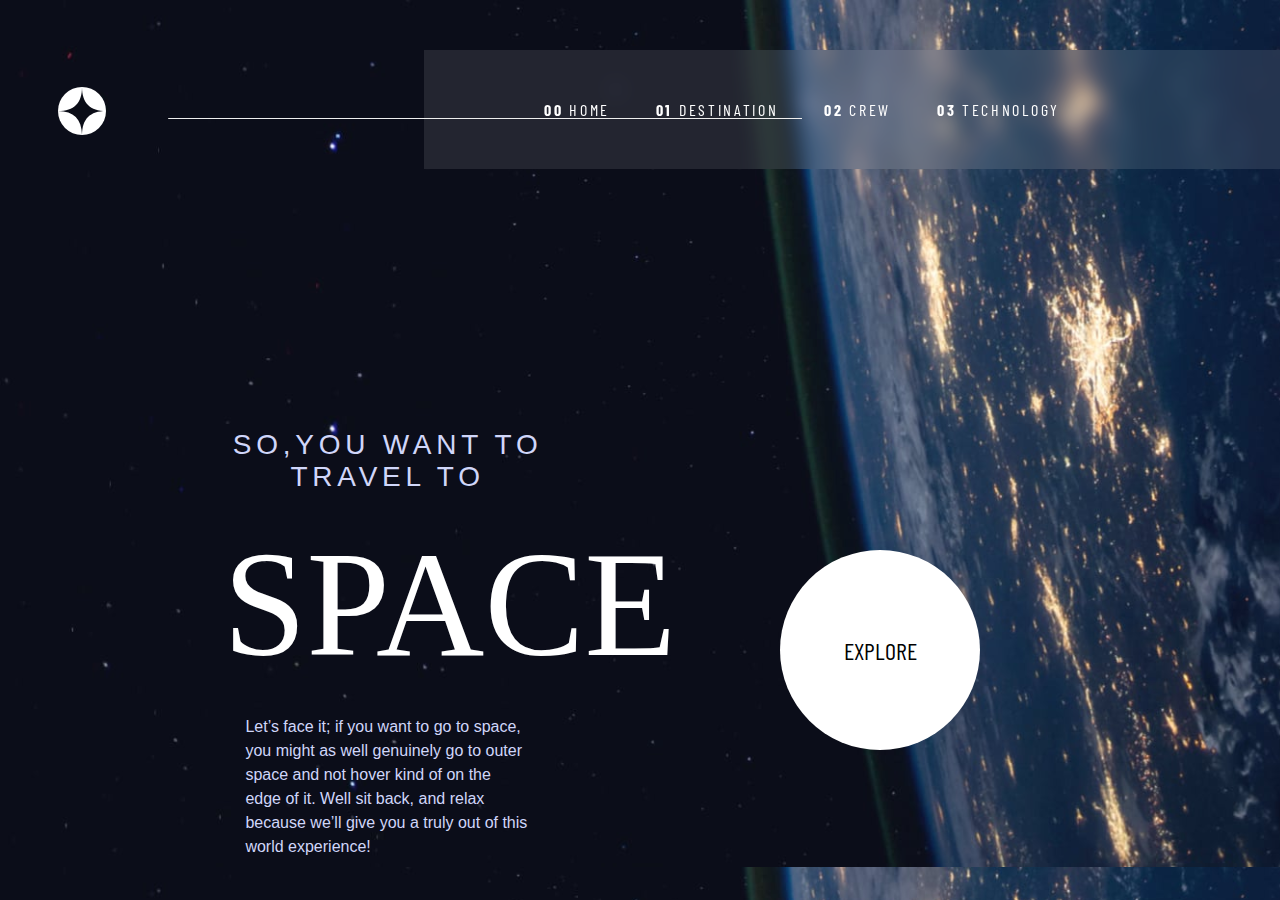
<file: index.html>
<!DOCTYPE html>
<html lang="en">

<head>
  <meta charset="UTF-8">
  <meta name="viewport" content="width=device-width, initial-scale=1.0">

  <link rel="icon" type="image/png" sizes="32x32" href="./assets/favicon-32x32.png">
  <link rel="preconnect" href="https://fonts.googleapis.com">
  <link rel="preconnect" href="https://fonts.gstatic.com" crossorigin>
  <link href="https://fonts.googleapis.com/css2?family=Barlow+Condensed&display=swap" rel="stylesheet">
  <link rel="stylesheet" href="CSS/styles.css">

  <title>Frontend Mentor | Space tourism website</title>
</head>

<body>

<style>
  body {
    background-image: url("assets/home/background-home-desktop.jpg");
  }
</style>
<img class="logo" src="assets/shared/logo.svg" alt="">
<hr class="hr-nav">
<div class="topnav">
  <a class="active" href="index.html"><strong>00</strong> HOME</a>
  <a href="destination-moon.html"><strong>01</strong> DESTINATION</a>
  <a href="#crew"><strong>02</strong> CREW</a>
  <a href="#technology"><strong>03</strong> TECHNOLOGY</a>
</div>






<div class="mid-container">
  <h5>SO,YOU WANT TO TRAVEL TO</h5>
  <h1>SPACE</h1>
  <p>
    Let’s face it; if you want to go to space, you might as well genuinely go to
    outer space and not hover kind of on the edge of it. Well sit back, and relax
    because we’ll give you a truly out of this world experience!
  </p>
</div>

<a class="button" href="#destination">EXPLORE</a>



</body>

</html>
</file>
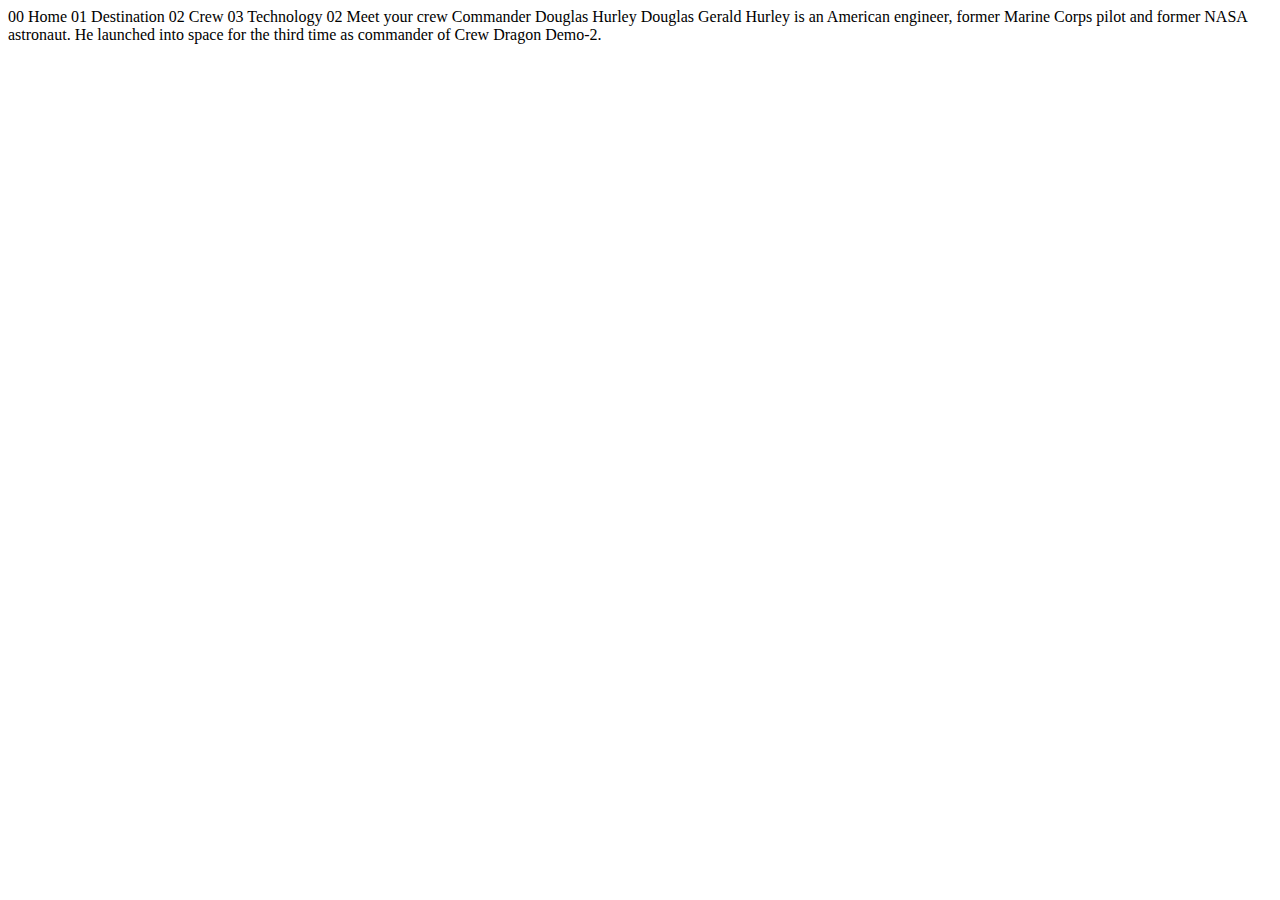
<file: crew-commander.html>
<!DOCTYPE html>
<html lang="en">
<head>
  <meta charset="UTF-8">
  <meta name="viewport" content="width=device-width, initial-scale=1.0">

  <link rel="icon" type="image/png" sizes="32x32" href="./assets/favicon-32x32.png">
  
  <title>Frontend Mentor | Space tourism website</title>
</head>
<body>

  00 Home
  01 Destination
  02 Crew
  03 Technology

  02 Meet your crew

  Commander
  Douglas Hurley

  Douglas Gerald Hurley is an American engineer, former Marine Corps pilot 
  and former NASA astronaut. He launched into space for the third time as 
  commander of Crew Dragon Demo-2.
</body>
</html>
</file>
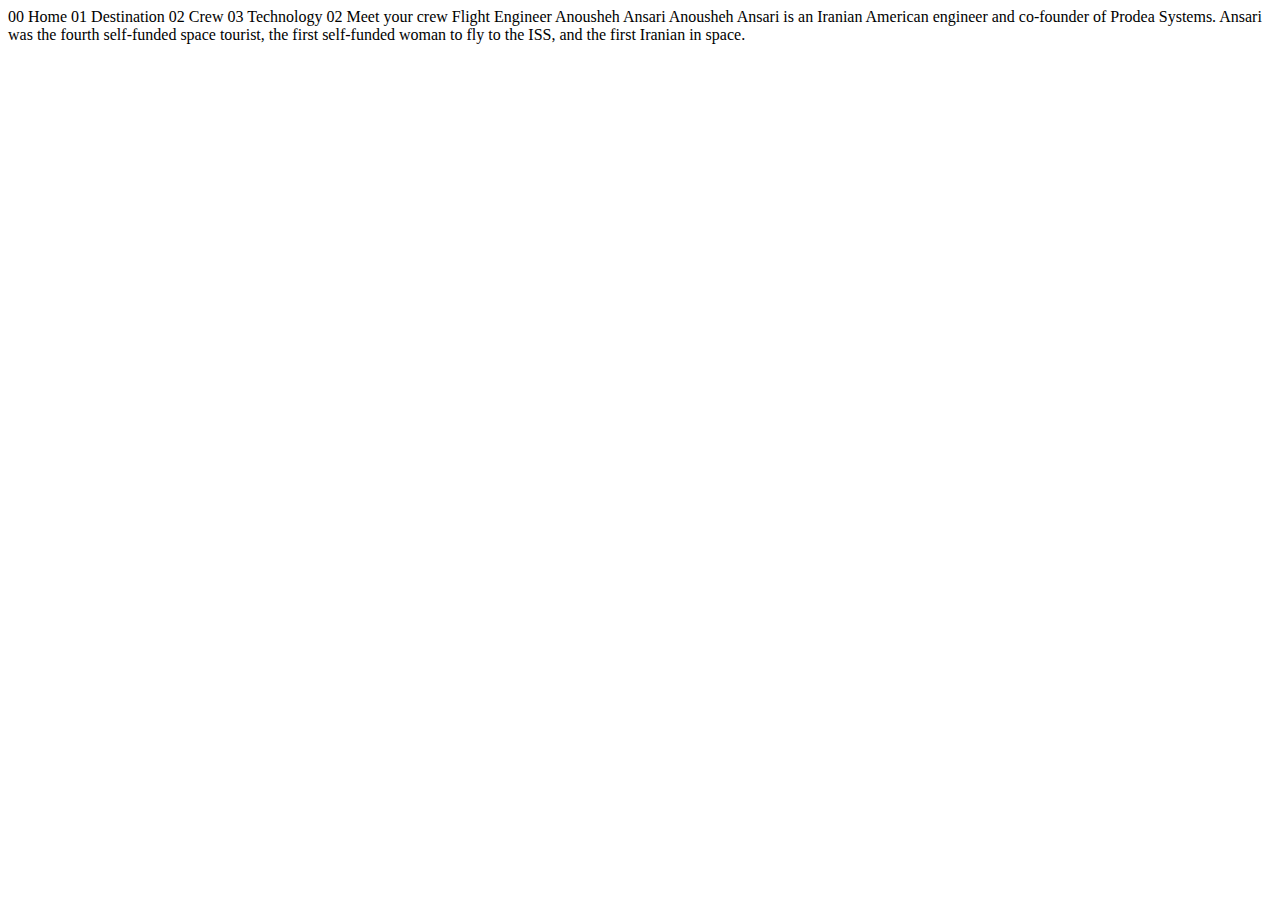
<file: crew-engineer.html>
<!DOCTYPE html>
<html lang="en">
<head>
  <meta charset="UTF-8">
  <meta name="viewport" content="width=device-width, initial-scale=1.0">

  <link rel="icon" type="image/png" sizes="32x32" href="./assets/favicon-32x32.png">
  
  <title>Frontend Mentor | Space tourism website</title>
</head>
<body>

  00 Home
  01 Destination
  02 Crew
  03 Technology

  02 Meet your crew

  Flight Engineer
  Anousheh Ansari

  Anousheh Ansari is an Iranian American engineer and co-founder of Prodea Systems. 
  Ansari was the fourth self-funded space tourist, the first self-funded woman to 
  fly to the ISS, and the first Iranian in space. 
</body>
</html>
</file>
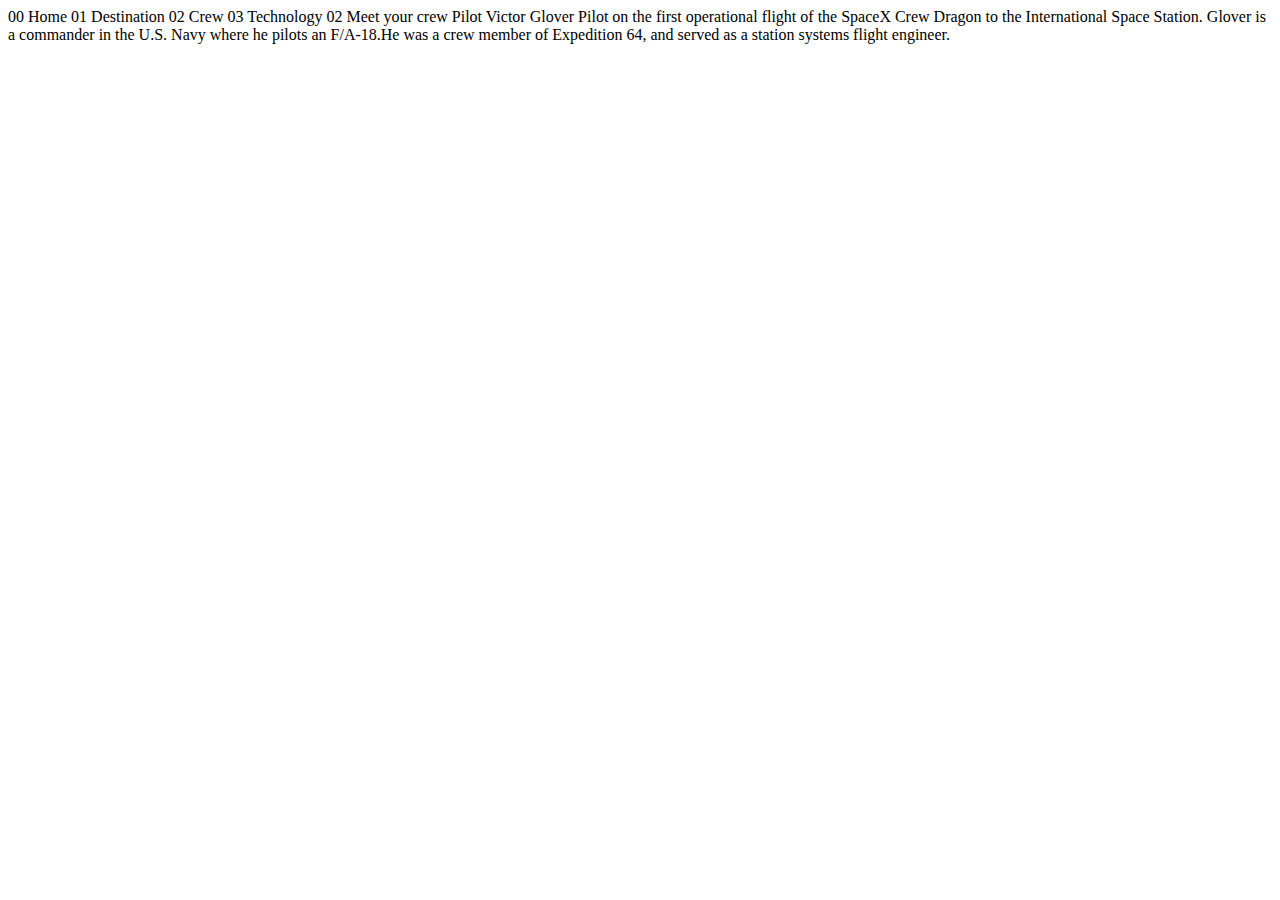
<file: crew-pilot.html>
<!DOCTYPE html>
<html lang="en">
<head>
  <meta charset="UTF-8">
  <meta name="viewport" content="width=device-width, initial-scale=1.0">

  <link rel="icon" type="image/png" sizes="32x32" href="./assets/favicon-32x32.png">
  
  <title>Frontend Mentor | Space tourism website</title>
</head>
<body>

  00 Home
  01 Destination
  02 Crew
  03 Technology

  02 Meet your crew

  Pilot
  Victor Glover

  Pilot on the first operational flight of the SpaceX Crew Dragon to the 
  International Space Station. Glover is a commander in the U.S. Navy where 
  he pilots an F/A-18.He was a crew member of Expedition 64, and served as a 
  station systems flight engineer. 
</body>
</html>
</file>
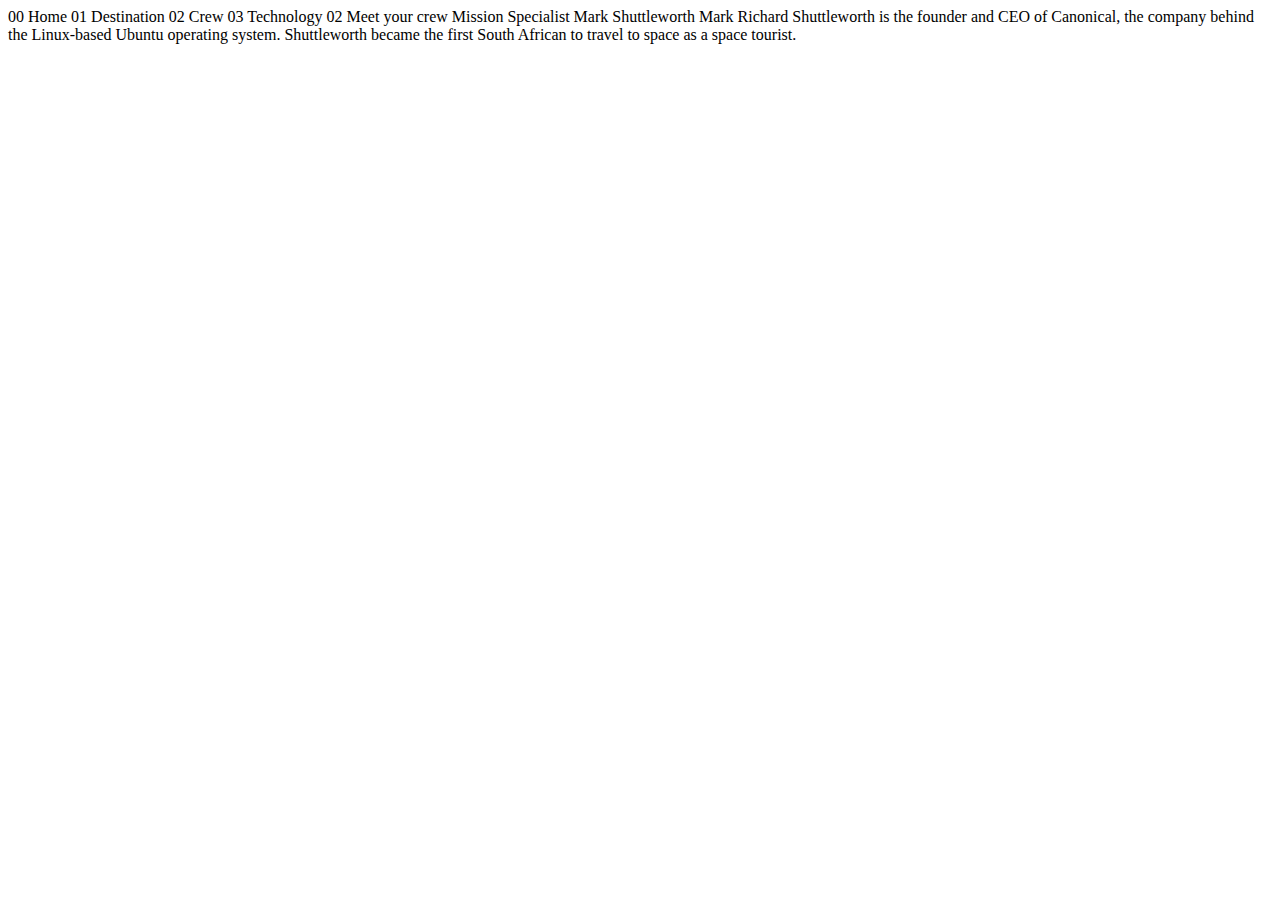
<file: crew-specialist.html>
<!DOCTYPE html>
<html lang="en">
<head>
  <meta charset="UTF-8">
  <meta name="viewport" content="width=device-width, initial-scale=1.0">

  <link rel="icon" type="image/png" sizes="32x32" href="./assets/favicon-32x32.png">
  
  <title>Frontend Mentor | Space tourism website</title>
</head>
<body>

  00 Home
  01 Destination
  02 Crew
  03 Technology

  02 Meet your crew

  Mission Specialist
  Mark Shuttleworth

  Mark Richard Shuttleworth is the founder and CEO of Canonical, the company behind 
  the Linux-based Ubuntu operating system. Shuttleworth became the first South 
  African to travel to space as a space tourist.
</body>
</html>
</file>
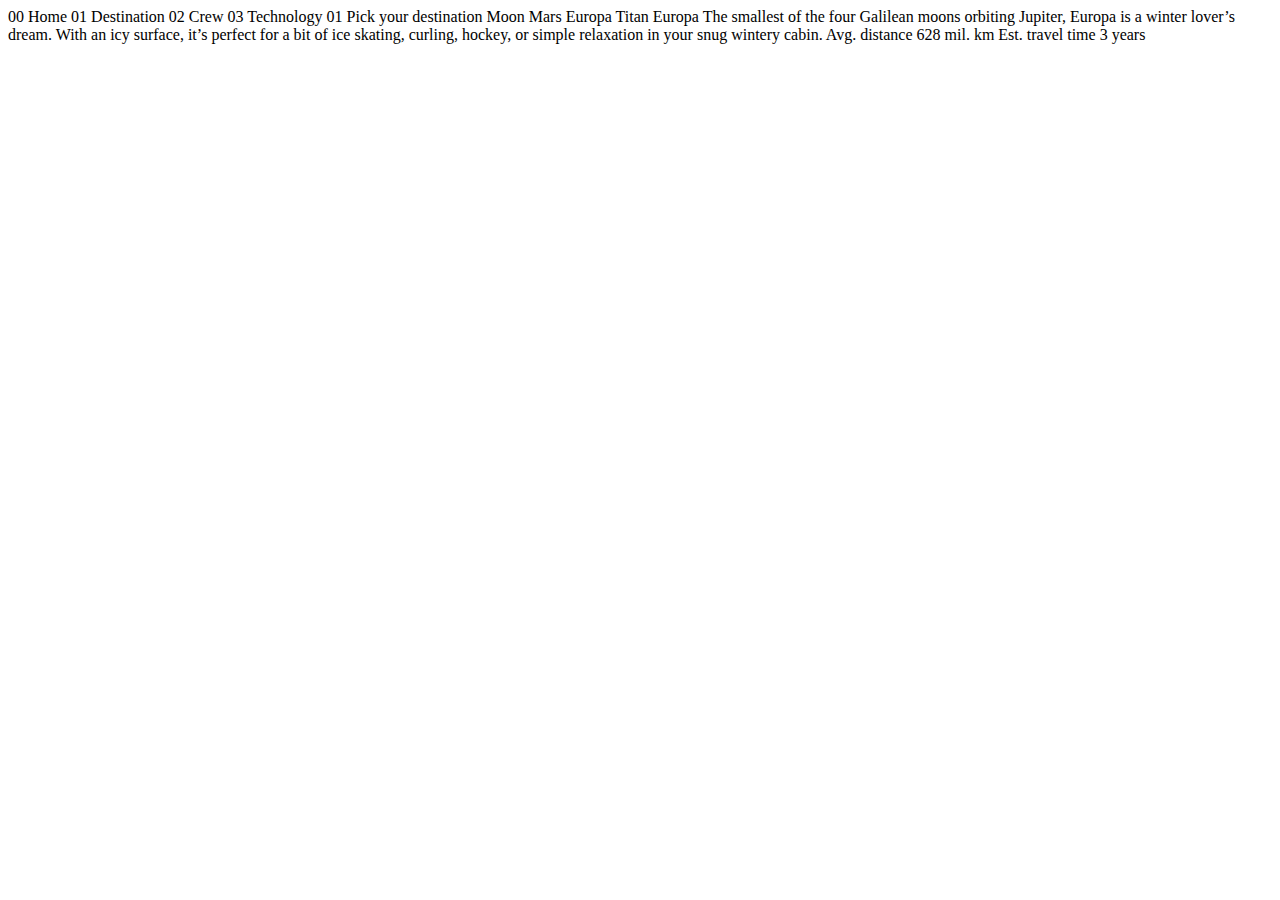
<file: destination-europa.html>
<!DOCTYPE html>
<html lang="en">
<head>
  <meta charset="UTF-8">
  <meta name="viewport" content="width=device-width, initial-scale=1.0">

  <link rel="icon" type="image/png" sizes="32x32" href="./assets/favicon-32x32.png">
  
  <title>Frontend Mentor | Space tourism website</title>
</head>
<body>

  00 Home
  01 Destination
  02 Crew
  03 Technology

  01 Pick your destination

  Moon
  Mars
  Europa
  Titan

  Europa

  The smallest of the four Galilean moons orbiting Jupiter, Europa is a 
  winter lover’s dream. With an icy surface, it’s perfect for a bit of 
  ice skating, curling, hockey, or simple relaxation in your snug 
  wintery cabin.

  Avg. distance
  628 mil. km

  Est. travel time
  3 years
</body>
</html>
</file>
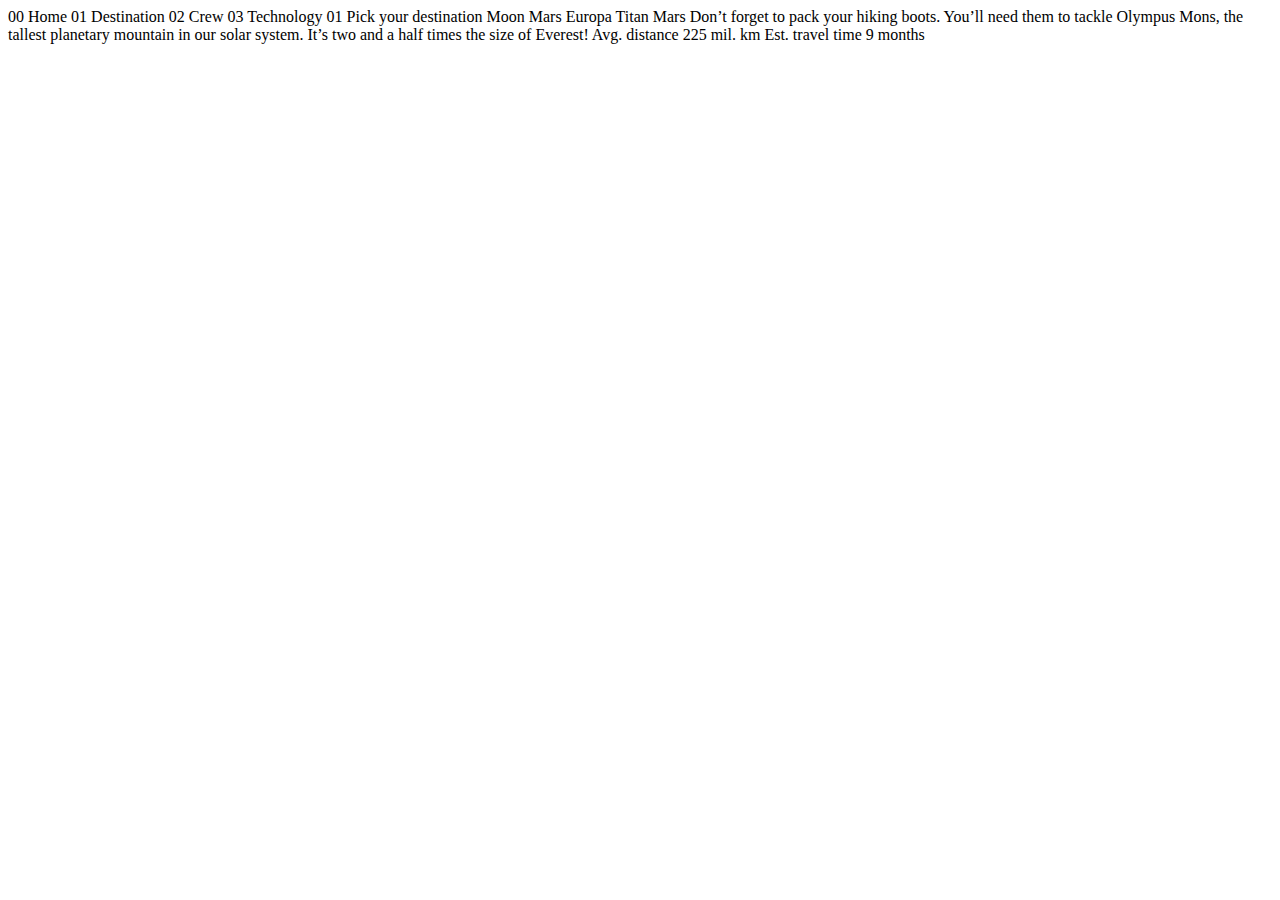
<file: destination-mars.html>
<!DOCTYPE html>
<html lang="en">
<head>
  <meta charset="UTF-8">
  <meta name="viewport" content="width=device-width, initial-scale=1.0">

  <link rel="icon" type="image/png" sizes="32x32" href="./assets/favicon-32x32.png">
  
  <title>Frontend Mentor | Space tourism website</title>
</head>
<body>

  00 Home
  01 Destination
  02 Crew
  03 Technology

  01 Pick your destination

  Moon
  Mars
  Europa
  Titan

  Mars

  Don’t forget to pack your hiking boots. You’ll need them to tackle Olympus Mons, 
  the tallest planetary mountain in our solar system. It’s two and a half times 
  the size of Everest!

  Avg. distance
  225 mil. km

  Est. travel time
  9 months
</body>
</html>
</file>
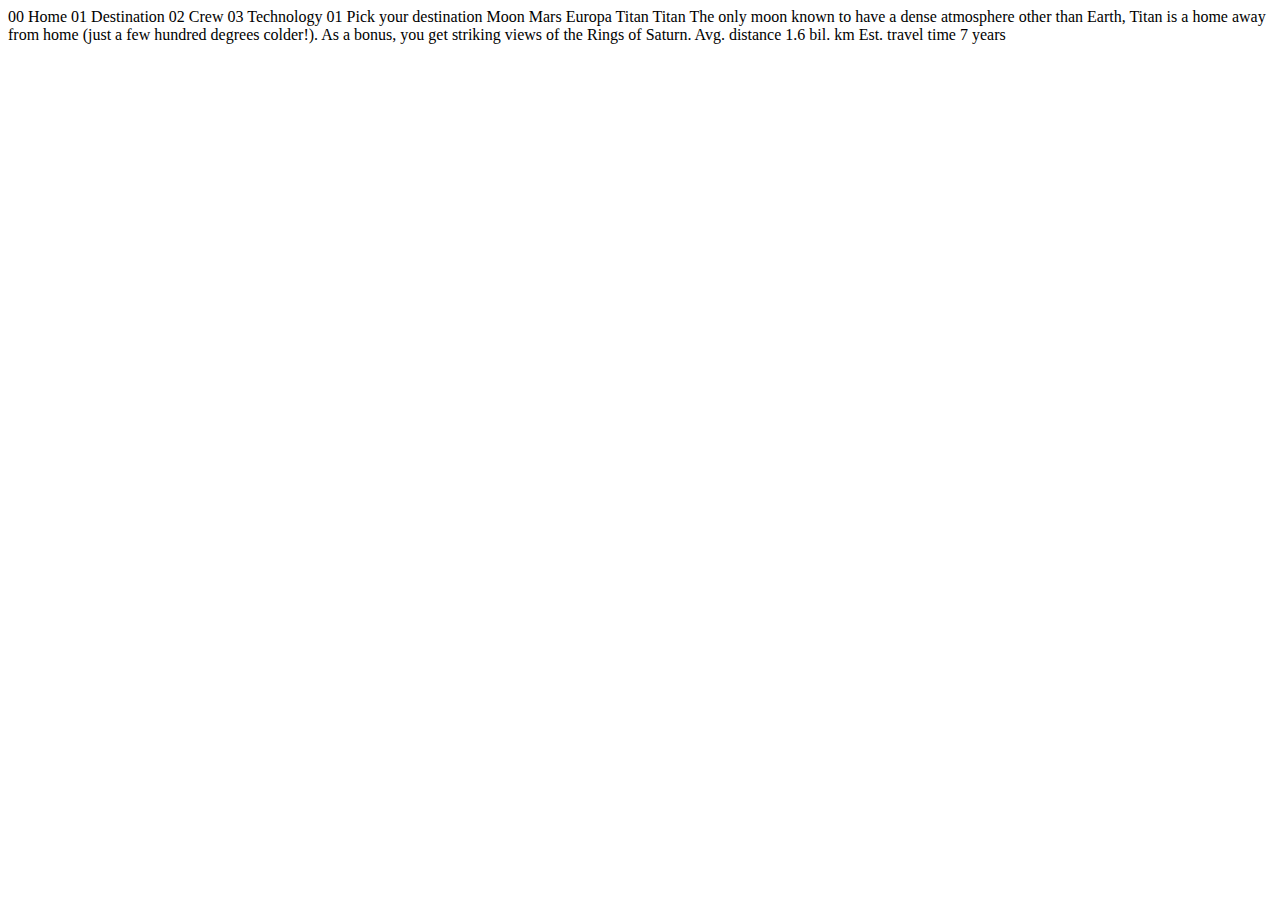
<file: destination-titan.html>
<!DOCTYPE html>
<html lang="en">
<head>
  <meta charset="UTF-8">
  <meta name="viewport" content="width=device-width, initial-scale=1.0">

  <link rel="icon" type="image/png" sizes="32x32" href="./assets/favicon-32x32.png">
  
  <title>Frontend Mentor | Space tourism website</title>
</head>
<body>

  00 Home
  01 Destination
  02 Crew
  03 Technology

  01 Pick your destination

  Moon
  Mars
  Europa
  Titan

  Titan

  The only moon known to have a dense atmosphere other than Earth, Titan 
  is a home away from home (just a few hundred degrees colder!). As a 
  bonus, you get striking views of the Rings of Saturn.

  Avg. distance
  1.6 bil. km

  Est. travel time
  7 years
</body>
</html>
</file>
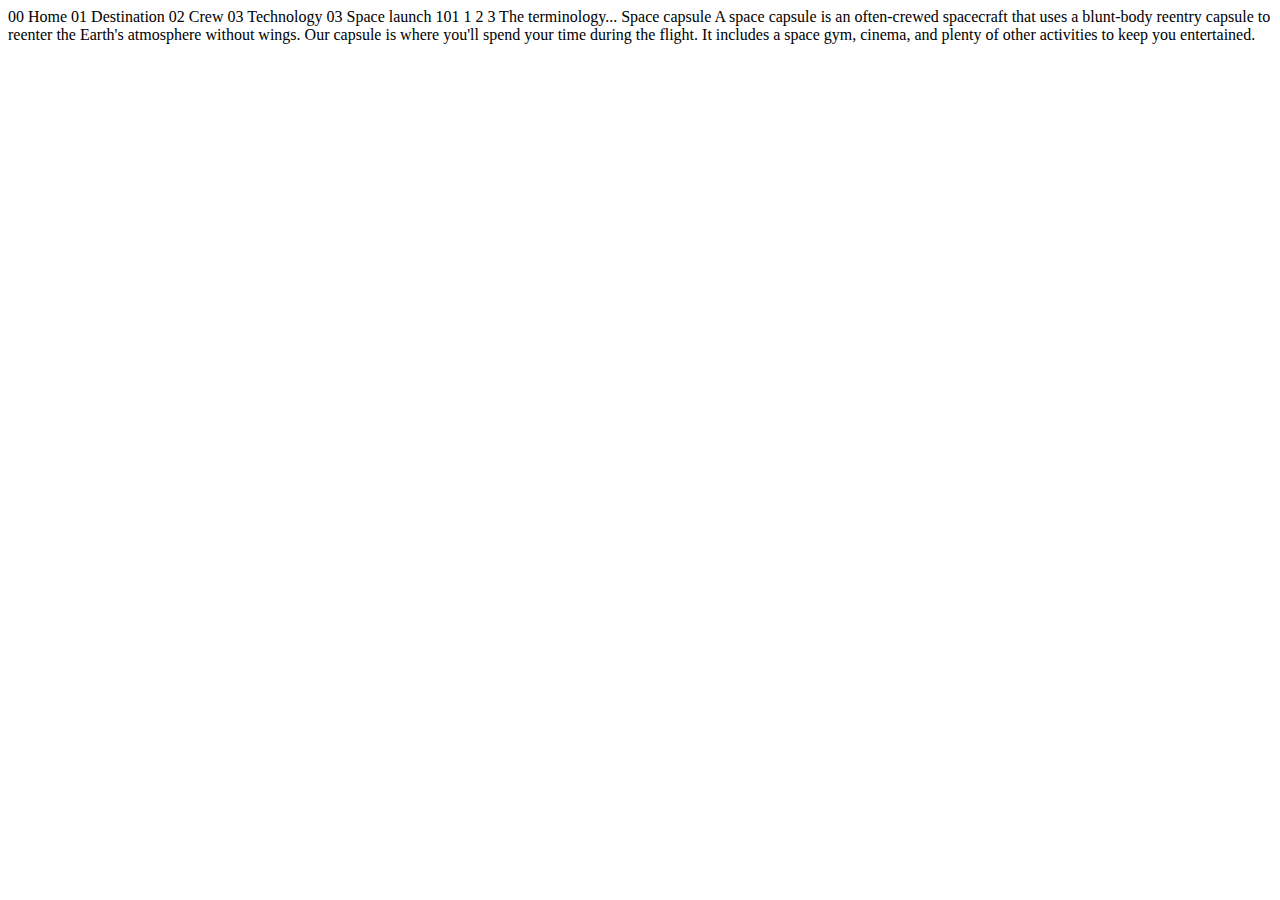
<file: technology-capsule.html>
<!DOCTYPE html>
<html lang="en">
<head>
  <meta charset="UTF-8">
  <meta name="viewport" content="width=device-width, initial-scale=1.0">

  <link rel="icon" type="image/png" sizes="32x32" href="./assets/favicon-32x32.png">
  
  <title>Frontend Mentor | Space tourism website</title>
</head>
<body>

  00 Home
  01 Destination
  02 Crew
  03 Technology

  03 Space launch 101

  1
  2
  3

  The terminology...
  Space capsule

  A space capsule is an often-crewed spacecraft that uses a blunt-body reentry 
  capsule to reenter the Earth's atmosphere without wings. Our capsule is where 
  you'll spend your time during the flight. It includes a space gym, cinema, 
  and plenty of other activities to keep you entertained.
</body>
</html>
</file>
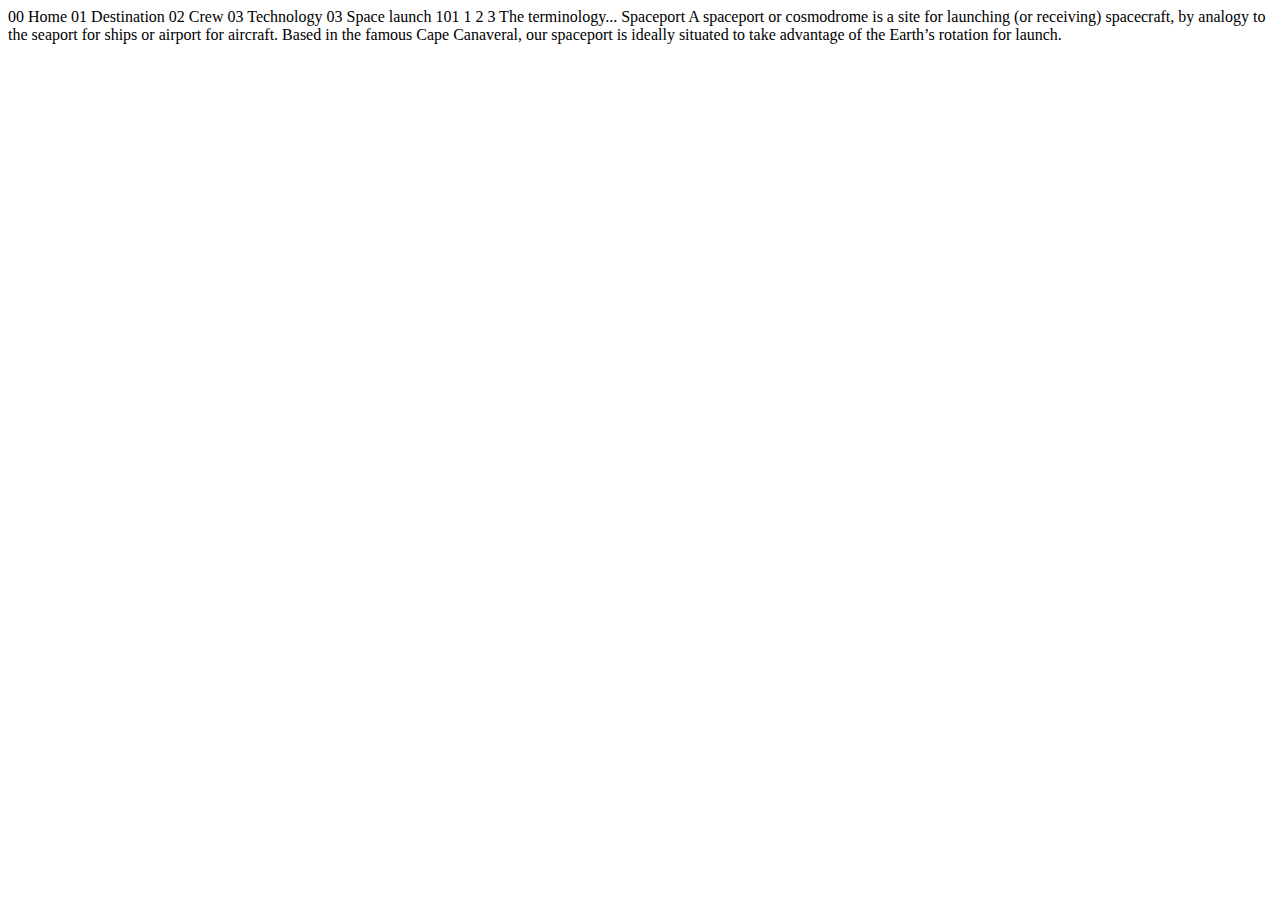
<file: technology-spaceport.html>
<!DOCTYPE html>
<html lang="en">
<head>
  <meta charset="UTF-8">
  <meta name="viewport" content="width=device-width, initial-scale=1.0">

  <link rel="icon" type="image/png" sizes="32x32" href="./assets/favicon-32x32.png">
  
  <title>Frontend Mentor | Space tourism website</title>
</head>
<body>

  00 Home
  01 Destination
  02 Crew
  03 Technology

  03 Space launch 101

  1
  2
  3

  The terminology...
  Spaceport

  A spaceport or cosmodrome is a site for launching (or receiving) spacecraft, 
  by analogy to the seaport for ships or airport for aircraft. Based in the 
  famous Cape Canaveral, our spaceport is ideally situated to take advantage 
  of the Earth’s rotation for launch.
</body>
</html>
</file>
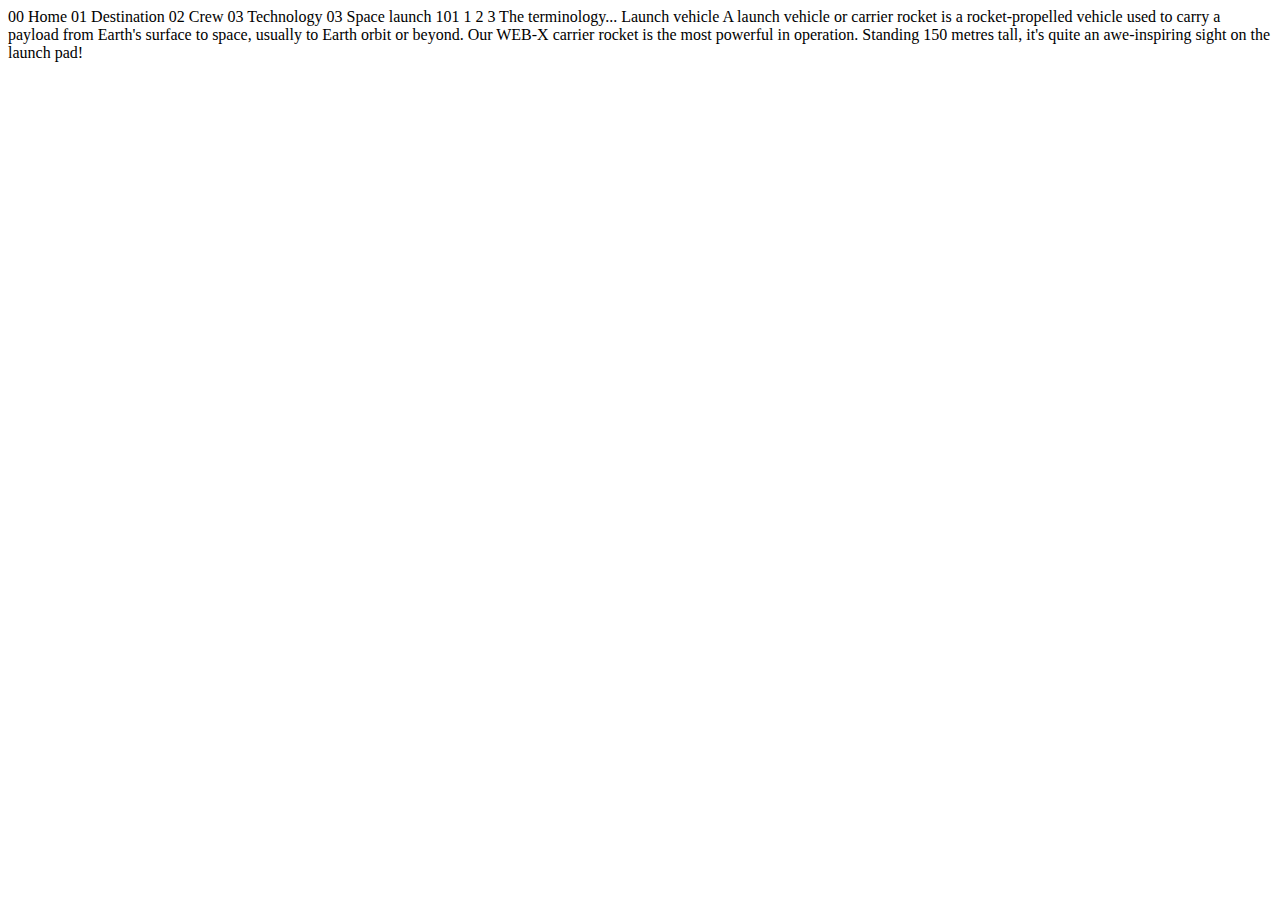
<file: technology-vehicle.html>
<!DOCTYPE html>
<html lang="en">
<head>
  <meta charset="UTF-8">
  <meta name="viewport" content="width=device-width, initial-scale=1.0">

  <link rel="icon" type="image/png" sizes="32x32" href="./assets/favicon-32x32.png">
  
  <title>Frontend Mentor | Space tourism website</title>
</head>
<body>

  00 Home
  01 Destination
  02 Crew
  03 Technology

  03 Space launch 101

  1
  2
  3

  The terminology...
  Launch vehicle

  A launch vehicle or carrier rocket is a rocket-propelled vehicle used to carry a 
  payload from Earth's surface to space, usually to Earth orbit or beyond. Our 
  WEB-X carrier rocket is the most powerful in operation. Standing 150 metres tall, 
  it's quite an awe-inspiring sight on the launch pad!
</body>
</html>
</file>
<file: CSS/styles.css>
.topnav {
  text-decoration: none;
  font-family: 'Barlow Condensed', sans-serif;
  font-size: 16px;
  letter-spacing: 2.7px;
  padding: 50px 200px 50px 100px;
  text-align: right;
  background: rgba(255, 255, 255, 0.1);
  backdrop-filter: blur(10px);
  position: absolute;
  right: 0;
  top: 50px;
}

.logo {
  position: absolute;
  top: 86.5px;
  margin: 0 50px;
}

.mid-container {
  width: 30%;
  text-align: center;
  margin-top: 420px;
  margin-left: 190px;
}

.button {
  position: absolute;
  right: 300px;
  bottom: 150px;
  background-color: #ffffff;
  height: 200px;
  width: 200px;
  display: flex;
  justify-content: center;
  align-items: center;
  font-family: 'Barlow Condensed', serif;
  text-decoration: none;
  color: black;
  font-size: 24px;
  vertical-align: middle;border-radius: 50%;
  transition: box-shadow 0.3s;
}

.button:hover {
  box-shadow: 0 0 0 50px rgba(255, 255, 255, 0.2);

}


.hr-nav {
  width: 50%;
  border-top: 0;
  margin: 0;
  top: 110px;
  left: 10rem;
  z-index: 999;
  position: relative;
}

body {

  background-size: cover;
}

.topnav a {
  text-decoration: none;
  color: #ffffff;
  cursor: pointer;
  padding: 50px 20px;
}

.topnav a:hover {
  border-bottom-style: solid;
  height: 100px;
}

.h5-2 {
  color: #ffffff;
  position: relative;
  top: 250px;
  left: 200px;
  width: 30%;

}

.moon {
  position: relative;
  top: 350px;
  left: 400px;
}

.destination-nav {
  font-family: 'Bellefair Regular', serif;
  color: #ffffff;
  font-size: 28px;
}

.destination-tabs {
  width: 445px;
  height: 472px;
  position: absolute;
  right: 200px;
  bottom: 100px;

}

.subheading1{
  font-family: 'Bellefair Regular', serif;
  color: #ffffff;
  font-size: 28px;
}

.subheading2 {
  font-family: 'Barlow Condensed', serif;
  font-size: 14px;
  letter-spacing: 2.35;
}

.destination-p{
  width: 100%;
  margin:40px 0 ;
}

em {
  font-style: normal;
  color: #50535b;
  font-weight: bold;
}

table{
  width: 100%;
}

h1 {
  color: #ffffff;
  font-family: 'Bellefair Regular', serif;
  font-size: 150px;
  font-weight: lighter;
  margin: 25px;
}

h2 {
  color: #ffffff;
  font-family: 'Bellefair Regular', serif;
  font-size: 100px;
  font-weight: lighter;
  margin: 40px 0;
}

h5 {
  color: #d0d6f9;
  font-size: 28px;
  font-family: 'Barlow Condensed Regular', sans-serif;
  font-weight: lighter;
  letter-spacing: 4.75px;
  margin: 0;
}

P {
  color: #d0d6f9;
  text-align: left;
  font-family: 'Barlow Condensed Regular', sans-serif;
  line-height: 1.5;
  width: 75%;
  margin: auto;
}



a{
  text-decoration: none;
  color: #ffffff;
}

.hr2{
  opacity: 50%;
}
</file>
